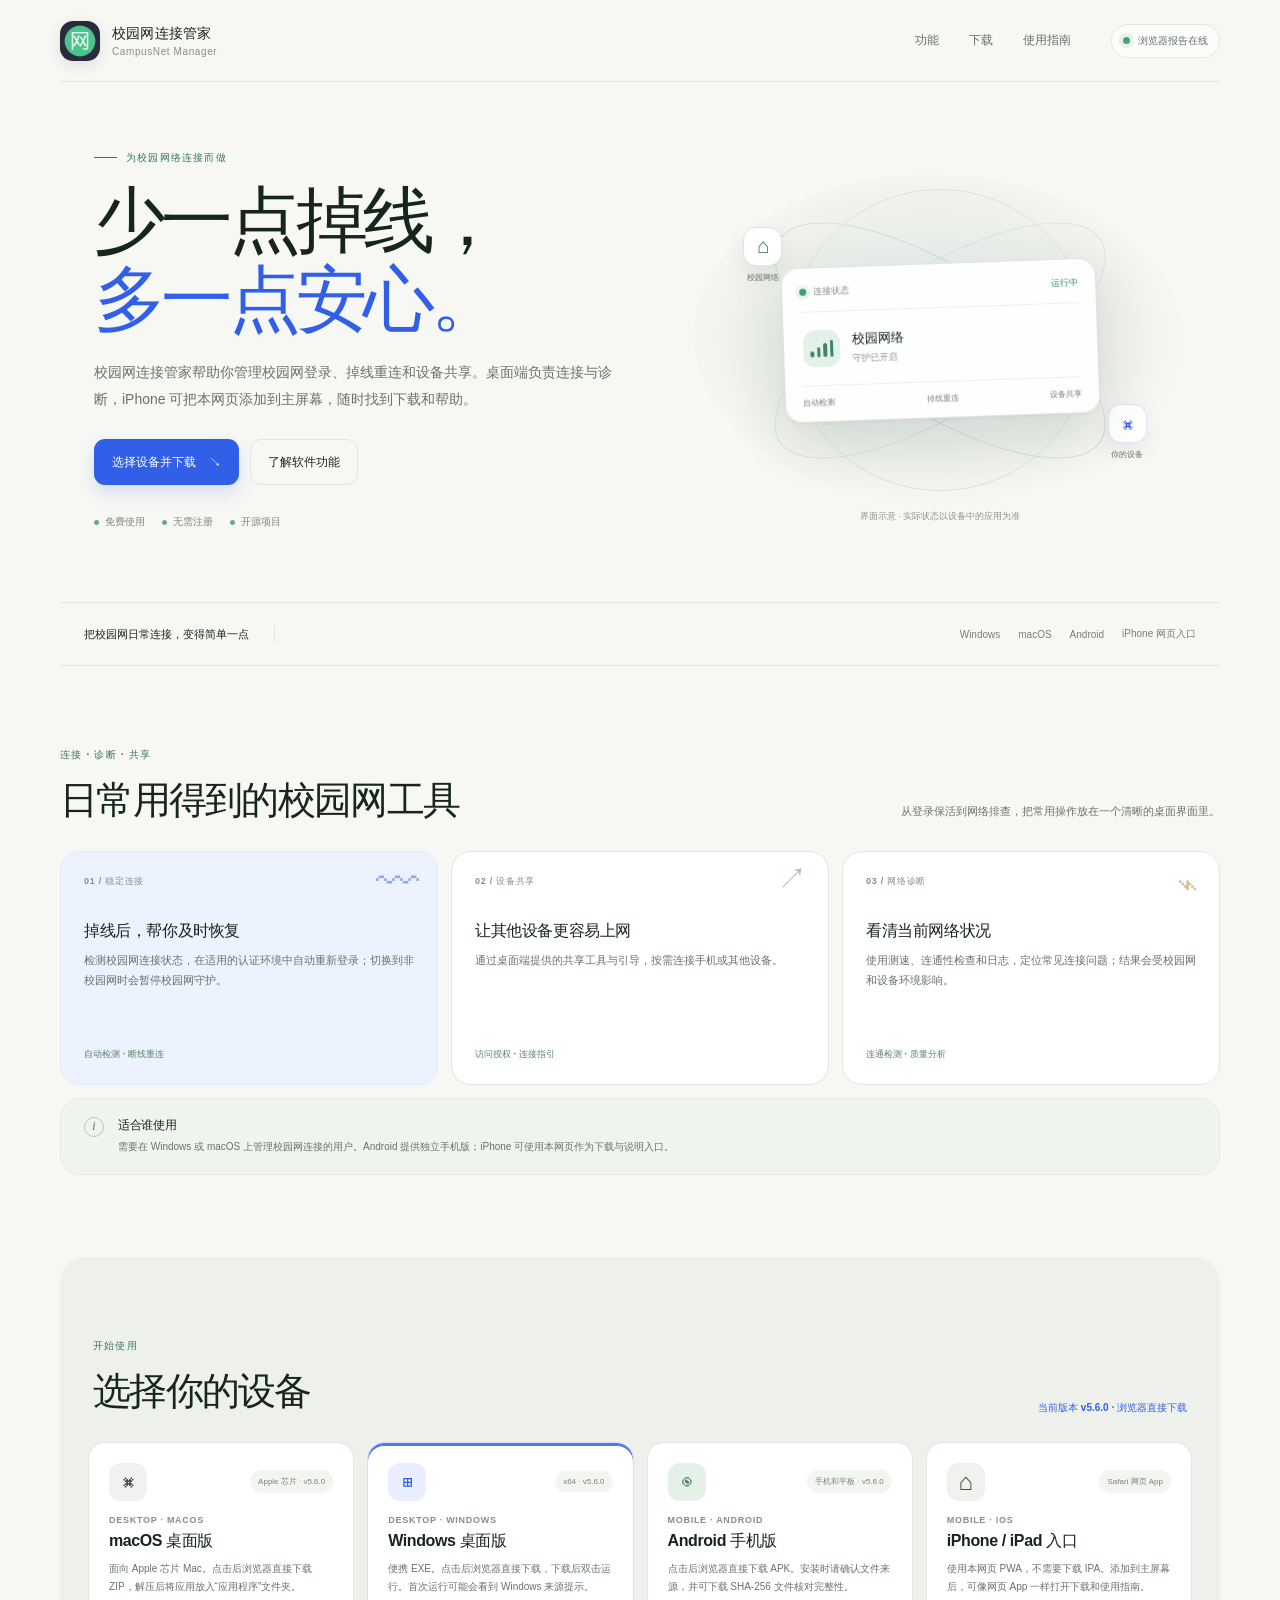
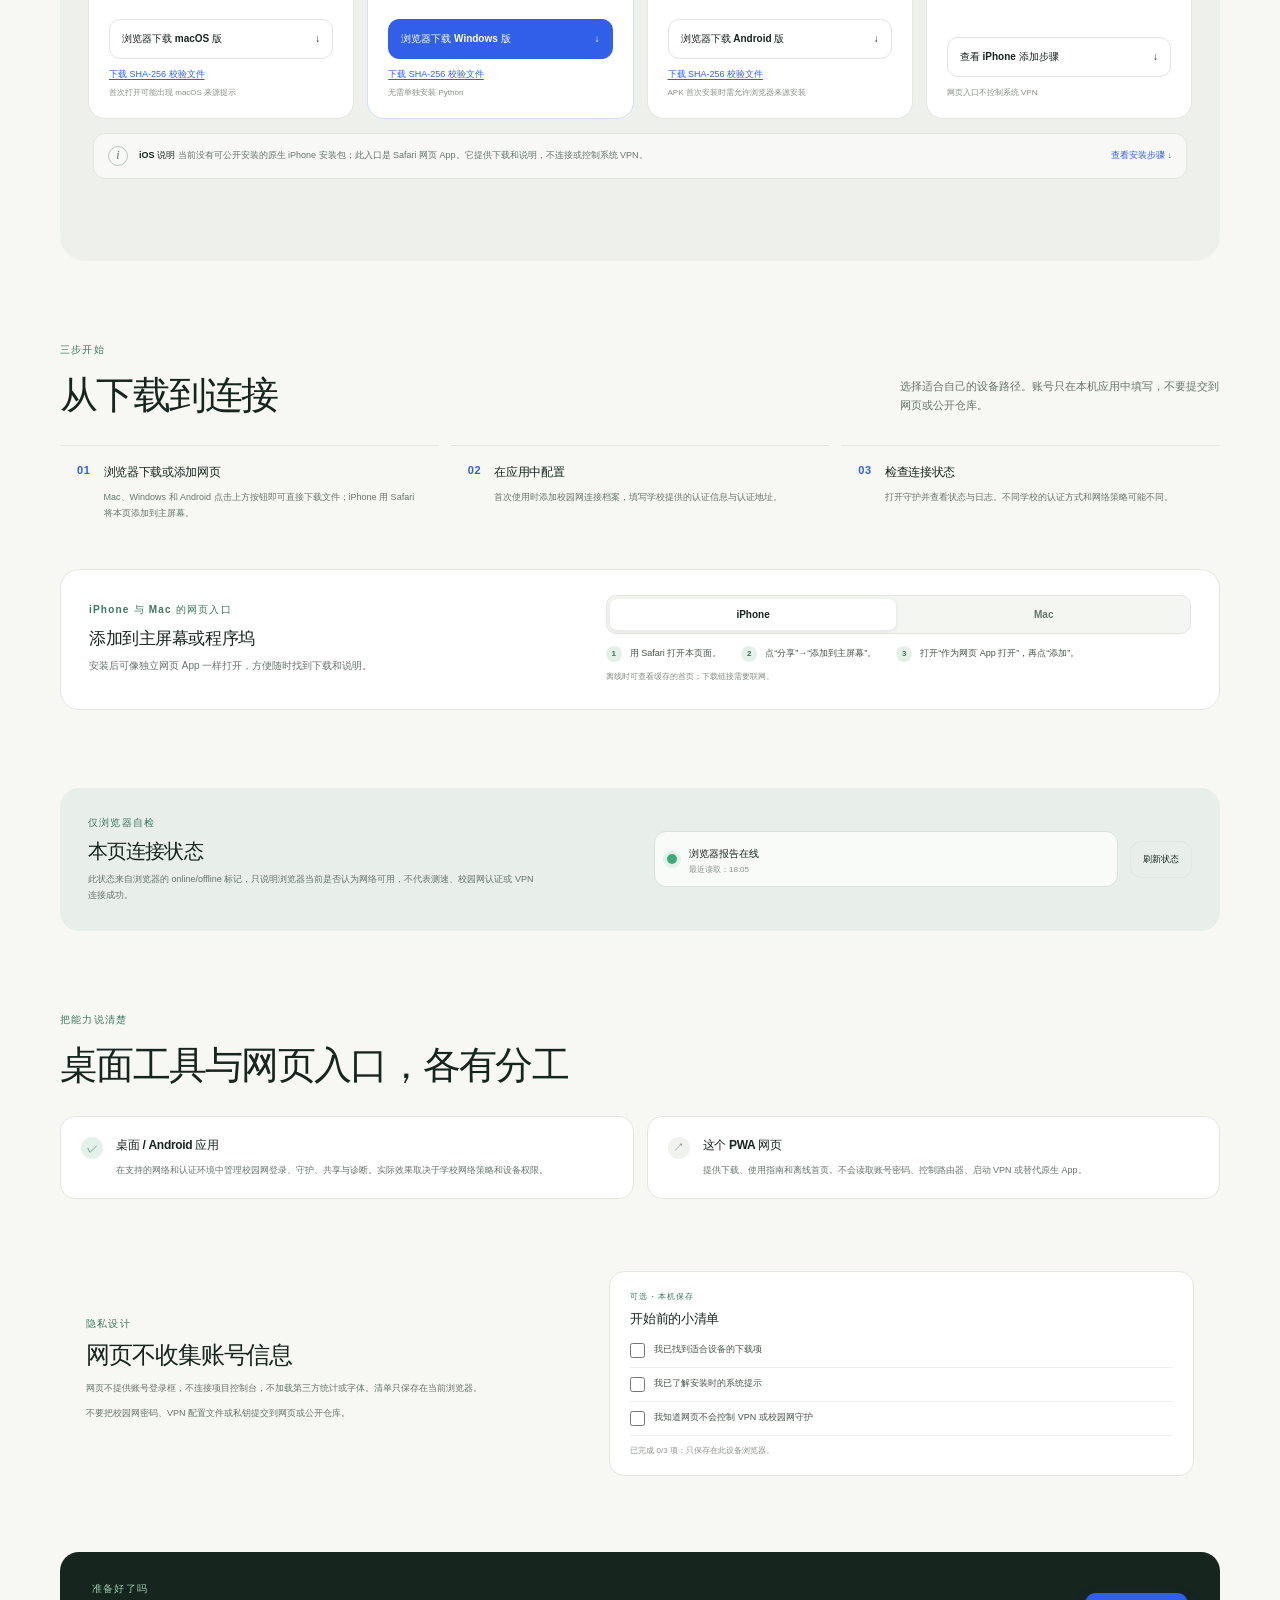
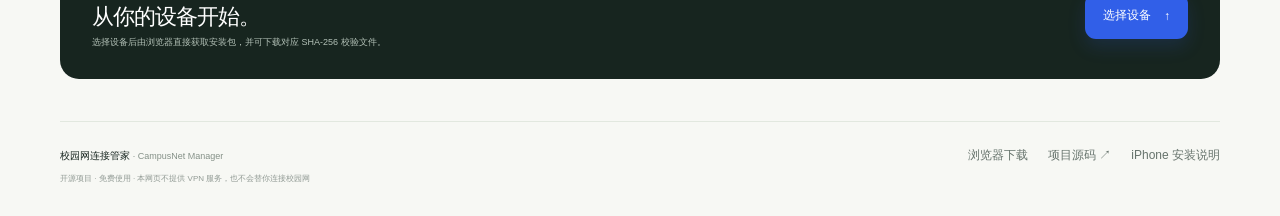
<file: pwa/index.html>
<!doctype html>
<html lang="zh-CN">
  <head>
    <meta charset="utf-8">
    <meta name="viewport" content="width=device-width, initial-scale=1, viewport-fit=cover">
    <meta name="theme-color" content="#f7f8f4">
    <meta name="apple-mobile-web-app-capable" content="yes">
    <meta name="apple-mobile-web-app-title" content="校园网管家">
    <meta name="apple-mobile-web-app-status-bar-style" content="default">
    <meta name="description" content="校园网连接管家：macOS、Windows 和 Android 浏览器直下载；iPhone 提供 Safari 网页 App 安装入口。">
    <meta property="og:type" content="website">
    <meta property="og:title" content="校园网连接管家 · 连接更省心">
    <meta property="og:description" content="校园网连接、设备共享与网络诊断工具。查看功能介绍，选择设备并获取最新版本。">
    <meta name="referrer" content="no-referrer">
    <meta http-equiv="Content-Security-Policy" content="default-src 'self'; img-src 'self'; style-src 'self'; script-src 'self'; connect-src 'self'; manifest-src 'self'; worker-src 'self'; base-uri 'none'; form-action 'none'; frame-ancestors 'none'">
    <link rel="manifest" href="./manifest.webmanifest">
    <link rel="icon" href="./icons/campusnet-192.png" type="image/png">
    <link rel="apple-touch-icon" href="./icons/campusnet-192.png">
    <link rel="stylesheet" href="./styles.css">
    <title>校园网连接管家 · 连接更省心</title>
  </head>
  <body>
    <a class="skip-link" href="#main">跳到主要内容</a>
    <header class="topbar">
      <a class="brand" href="./" aria-label="校园网连接管家首页">
        <img src="./icons/campusnet-192.png" width="40" height="40" alt="">
        <span><strong>校园网连接管家</strong><small>CampusNet Manager</small></span>
      </a>
      <nav class="top-links" aria-label="主要导航">
        <a href="#features">功能</a>
        <a href="#downloads">下载</a>
        <a href="#guide">使用指南</a>
      </nav>
      <span class="online-badge" id="browser-status" role="status" aria-live="polite">
        <span class="status-dot" aria-hidden="true"></span><span id="browser-status-text">读取浏览器状态…</span>
      </span>
    </header>

    <main id="main">
      <section class="hero">
        <div class="hero-copy">
          <p class="eyebrow"><span class="eyebrow-line"></span>为校园网络连接而做</p>
          <h1>少一点掉线，<br><span>多一点安心。</span></h1>
          <p class="hero-lede">校园网连接管家帮助你管理校园网登录、掉线重连和设备共享。桌面端负责连接与诊断，iPhone 可把本网页添加到主屏幕，随时找到下载和帮助。</p>
          <div class="hero-actions">
            <a class="button button-primary" href="#downloads">选择设备并下载 <span aria-hidden="true">↘</span></a>
            <a class="button button-secondary" href="#features">了解软件功能</a>
          </div>
          <div class="hero-meta"><span><i aria-hidden="true"></i>免费使用</span><span><i aria-hidden="true"></i>无需注册</span><span><i aria-hidden="true"></i>开源项目</span></div>
        </div>
        <div class="hero-visual" aria-label="校园网连接状态示意图">
          <div class="visual-orbit orbit-one"></div><div class="visual-orbit orbit-two"></div>
          <div class="visual-node node-campus"><span class="node-icon">⌂</span><small>校园网络</small></div>
          <div class="visual-node node-device"><span class="node-icon">⌘</span><small>你的设备</small></div>
          <div class="visual-link"><span></span><span></span><span></span></div>
          <div class="visual-card">
            <div class="visual-card-top"><span class="live-indicator"></span><span>连接状态</span><b>运行中</b></div>
            <div class="visual-card-main"><div class="signal-mark"><span></span><span></span><span></span><span></span></div><div><strong>校园网络</strong><small>守护已开启</small></div></div>
            <div class="visual-card-bottom"><span>自动检测</span><span>掉线重连</span><span>设备共享</span></div>
          </div>
          <p class="visual-caption">界面示意 · 实际状态以设备中的应用为准</p>
        </div>
      </section>

      <section class="trust-strip" aria-label="项目特点">
        <span>把校园网日常连接，变得简单一点</span><span class="trust-divider"></span><span>Windows</span><span>macOS</span><span>Android</span><span>iPhone 网页入口</span>
      </section>

      <section class="section features-section" id="features" aria-labelledby="features-title">
        <div class="section-heading">
          <div><p class="eyebrow">连接 · 诊断 · 共享</p><h2 id="features-title">日常用得到的校园网工具</h2></div>
          <p class="section-intro">从登录保活到网络排查，把常用操作放在一个清晰的桌面界面里。</p>
        </div>
        <div class="feature-grid">
          <article class="feature-card feature-main">
            <span class="feature-number">01 / 稳定连接</span><span class="feature-symbol symbol-wave" aria-hidden="true">〰</span>
            <h3>掉线后，帮你及时恢复</h3><p>检测校园网连接状态，在适用的认证环境中自动重新登录；切换到非校园网时会暂停校园网守护。</p>
            <span class="feature-foot">自动检测 · 断线重连</span>
          </article>
          <article class="feature-card">
            <span class="feature-number">02 / 设备共享</span><span class="feature-symbol symbol-share" aria-hidden="true">↗</span>
            <h3>让其他设备更容易上网</h3><p>通过桌面端提供的共享工具与引导，按需连接手机或其他设备。</p>
            <span class="feature-foot">访问授权 · 连接指引</span>
          </article>
          <article class="feature-card">
            <span class="feature-number">03 / 网络诊断</span><span class="feature-symbol symbol-pulse" aria-hidden="true">⌁</span>
            <h3>看清当前网络状况</h3><p>使用测速、连通性检查和日志，定位常见连接问题；结果会受校园网和设备环境影响。</p>
            <span class="feature-foot">连通检测 · 质量分析</span>
          </article>
          <article class="feature-card feature-note">
            <span class="note-mark" aria-hidden="true">i</span><div><h3>适合谁使用</h3><p>需要在 Windows 或 macOS 上管理校园网连接的用户。Android 提供独立手机版；iPhone 可使用本网页作为下载与说明入口。</p></div>
          </article>
        </div>
      </section>

      <section class="download-section" id="downloads" aria-labelledby="downloads-title">
        <div class="section-heading download-heading">
          <div><p class="eyebrow">开始使用</p><h2 id="downloads-title">选择你的设备</h2></div>
          <span class="text-link download-version">当前版本 v5.6.0 · 浏览器直接下载</span>
        </div>
        <div class="download-grid">
          <article class="download-card">
            <div class="platform-heading"><span class="platform-icon mac-icon" aria-hidden="true">⌘</span><span class="platform-tag">Apple 芯片 · v5.6.0</span></div>
            <p class="card-kicker">DESKTOP · MACOS</p><h3>macOS 桌面版</h3>
            <p>面向 Apple 芯片 Mac。点击后浏览器直接下载 ZIP，解压后将应用放入“应用程序”文件夹。</p>
            <a class="button button-card" href="https://github.com/CampusNetTools/campus-net-manager/releases/latest/download/CampusNetManager-macOS-arm64-v5.6.0.zip">浏览器下载 macOS 版 <span aria-hidden="true">↓</span></a>
            <a class="checksum-link" href="https://github.com/CampusNetTools/campus-net-manager/releases/latest/download/CampusNetManager-macOS-arm64-v5.6.0.zip.sha256">下载 SHA-256 校验文件</a>
            <span class="download-foot">首次打开可能出现 macOS 来源提示</span>
          </article>
          <article class="download-card download-featured">
            <div class="platform-heading"><span class="platform-icon windows-icon" aria-hidden="true">⊞</span><span class="platform-tag">x64 · v5.6.0</span></div>
            <p class="card-kicker">DESKTOP · WINDOWS</p><h3>Windows 桌面版</h3>
            <p>便携 EXE。点击后浏览器直接下载，下载后双击运行。首次运行可能会看到 Windows 来源提示。</p>
            <a class="button button-card" href="https://github.com/CampusNetTools/campus-net-manager/releases/latest/download/CampusNetManager-v5.6.0-win64.exe">浏览器下载 Windows 版 <span aria-hidden="true">↓</span></a>
            <a class="checksum-link" href="https://github.com/CampusNetTools/campus-net-manager/releases/latest/download/CampusNetManager-v5.6.0-win64.exe.sha256">下载 SHA-256 校验文件</a>
            <span class="download-foot">无需单独安装 Python</span>
          </article>
          <article class="download-card">
            <div class="platform-heading"><span class="platform-icon android-icon" aria-hidden="true">◉</span><span class="platform-tag">手机和平板 · v5.6.0</span></div>
            <p class="card-kicker">MOBILE · ANDROID</p><h3>Android 手机版</h3>
            <p>点击后浏览器直接下载 APK。安装时请确认文件来源，并可下载 SHA-256 文件核对完整性。</p>
            <a class="button button-card" href="https://github.com/CampusNetTools/campus-net-manager/releases/latest/download/CampusNetManager-Android-5.6.0.apk">浏览器下载 Android 版 <span aria-hidden="true">↓</span></a>
            <a class="checksum-link" href="https://github.com/CampusNetTools/campus-net-manager/releases/latest/download/CampusNetManager-Android-5.6.0.apk.sha256">下载 SHA-256 校验文件</a>
            <span class="download-foot">APK 首次安装时需允许浏览器来源安装</span>
          </article>
          <article class="download-card ios-download-card">
            <div class="platform-heading"><span class="platform-icon ios-icon" aria-hidden="true">⌂</span><span class="platform-tag">Safari 网页 App</span></div>
            <p class="card-kicker">MOBILE · IOS</p><h3>iPhone / iPad 入口</h3>
            <p>使用本网页 PWA，不需要下载 IPA。添加到主屏幕后，可像网页 App 一样打开下载和使用指南。</p>
            <a class="button button-card" href="#guide">查看 iPhone 添加步骤 <span aria-hidden="true">↓</span></a>
            <span class="download-foot">网页入口不控制系统 VPN</span>
          </article>
        </div>
        <div class="download-note"><span class="note-mark" aria-hidden="true">i</span><p><strong>iOS 说明</strong> 当前没有可公开安装的原生 iPhone 安装包；此入口是 Safari 网页 App。它提供下载和说明，不连接或控制系统 VPN。</p><a href="#guide">查看安装步骤 ↓</a></div>
      </section>

      <section class="section guide-section" id="guide" aria-labelledby="guide-title">
        <div class="section-heading">
          <div><p class="eyebrow">三步开始</p><h2 id="guide-title">从下载到连接</h2></div>
          <p class="section-intro">选择适合自己的设备路径。账号只在本机应用中填写，不要提交到网页或公开仓库。</p>
        </div>
        <div class="guide-grid">
          <article class="guide-card"><span class="guide-step">01</span><div><h3>浏览器下载或添加网页</h3><p>Mac、Windows 和 Android 点击上方按钮即可直接下载文件；iPhone 用 Safari 将本页添加到主屏幕。</p></div></article>
          <article class="guide-card"><span class="guide-step">02</span><div><h3>在应用中配置</h3><p>首次使用时添加校园网连接档案，填写学校提供的认证信息与认证地址。</p></div></article>
          <article class="guide-card"><span class="guide-step">03</span><div><h3>检查连接状态</h3><p>打开守护并查看状态与日志。不同学校的认证方式和网络策略可能不同。</p></div></article>
        </div>
        <div class="install-panel panel">
          <div class="install-copy"><p class="eyebrow">iPhone 与 Mac 的网页入口</p><h3>添加到主屏幕或程序坞</h3><p>安装后可像独立网页 App 一样打开，方便随时找到下载和说明。</p></div>
          <div class="install-instructions">
            <div class="device-tabs" role="tablist" aria-label="选择设备">
              <button class="device-tab is-active" id="tab-iphone" type="button" role="tab" aria-selected="true" aria-controls="steps-iphone" data-device="iphone">iPhone</button>
              <button class="device-tab" id="tab-mac" type="button" role="tab" aria-selected="false" aria-controls="steps-mac" data-device="mac">Mac</button>
            </div>
            <div id="steps-iphone" class="steps" role="tabpanel" aria-labelledby="tab-iphone" data-panel="iphone">
              <ol><li>用 Safari 打开本页面。</li><li>点“分享”→“添加到主屏幕”。</li><li>打开“作为网页 App 打开”，再点“添加”。</li></ol>
              <p class="step-note">离线时可查看缓存的首页；下载链接需要联网。</p>
            </div>
            <div id="steps-mac" class="steps" role="tabpanel" aria-labelledby="tab-mac" data-panel="mac" hidden>
              <ol><li>用 Safari 打开本页面。</li><li>菜单栏选择“文件 → 添加到程序坞”。</li><li>从程序坞或 Spotlight 启动。</li></ol>
              <p class="step-note">Safari 网页 App 需要 macOS Sonoma 14 或更新版本。</p>
            </div>
          </div>
        </div>
      </section>

      <section class="status-section" aria-labelledby="status-title">
        <div class="status-copy"><p class="eyebrow">仅浏览器自检</p><h2 id="status-title">本页连接状态</h2><p>此状态来自浏览器的 online/offline 标记，只说明浏览器当前是否认为网络可用，不代表测速、校园网认证或 VPN 连接成功。</p></div>
        <div class="status-box"><div class="status-line"><span class="status-large-dot" id="status-dot" aria-hidden="true"></span><div><strong id="status-heading">正在读取…</strong><p id="status-detail">此信息由浏览器提供。</p></div></div><button class="button button-secondary refresh-button" id="refresh-status" type="button">刷新状态</button></div>
      </section>

      <section class="section boundaries-section" aria-labelledby="boundaries-title">
        <div class="section-heading"><div><p class="eyebrow">把能力说清楚</p><h2 id="boundaries-title">桌面工具与网页入口，各有分工</h2></div></div>
        <div class="boundary-grid">
          <article class="boundary-card"><span class="boundary-icon">✓</span><div><h3>桌面 / Android 应用</h3><p>在支持的网络和认证环境中管理校园网登录、守护、共享与诊断。实际效果取决于学校网络策略和设备权限。</p></div></article>
          <article class="boundary-card"><span class="boundary-icon boundary-muted">↗</span><div><h3>这个 PWA 网页</h3><p>提供下载、使用指南和离线首页。不会读取账号密码、控制路由器、启动 VPN 或替代原生 App。</p></div></article>
        </div>
      </section>

      <section class="utility-grid" aria-label="隐私与使用清单">
        <div class="utility-copy"><p class="eyebrow">隐私设计</p><h2>网页不收集账号信息</h2><p>网页不提供账号登录框，不连接项目控制台，不加载第三方统计或字体。清单只保存在当前浏览器。</p><p class="privacy-reminder">不要把校园网密码、VPN 配置文件或私钥提交到网页或公开仓库。</p></div>
        <div class="checklist-panel">
          <p class="eyebrow">可选 · 本机保存</p><h3>开始前的小清单</h3>
          <label class="check-row"><input type="checkbox" data-check="downloaded"><span>我已找到适合设备的下载项</span></label>
          <label class="check-row"><input type="checkbox" data-check="installed"><span>我已了解安装时的系统提示</span></label>
          <label class="check-row"><input type="checkbox" data-check="understood"><span>我知道网页不会控制 VPN 或校园网守护</span></label>
          <p class="checklist-status" id="checklist-status" aria-live="polite">清单状态只保存在此设备。</p>
        </div>
      </section>

      <section class="closing-cta" aria-labelledby="closing-title"><div><p class="eyebrow">准备好了吗</p><h2 id="closing-title">从你的设备开始。</h2><p>选择设备后由浏览器直接获取安装包，并可下载对应 SHA-256 校验文件。</p></div><a class="button button-primary" href="#downloads">选择设备 <span aria-hidden="true">↑</span></a></section>
    </main>

    <footer class="footer">
      <a class="footer-brand" href="./">校园网连接管家 <span>· CampusNet Manager</span></a>
      <nav aria-label="项目链接"><a href="#downloads">浏览器下载</a><a href="https://github.com/CampusNetTools/campus-net-manager" target="_blank" rel="noopener noreferrer">项目源码 ↗</a><a href="#guide">iPhone 安装说明</a></nav>
      <p>开源项目 · 免费使用 · 本网页不提供 VPN 服务，也不会替你连接校园网</p>
    </footer>
    <script src="./app.js" defer></script>
  </body>
</html>
</file>
<file: pwa/styles.css>
:root {
  color-scheme: light;
  --bg: #f7f8f4;
  --paper: #fff;
  --ink: #17251f;
  --muted: #66736c;
  --line: #e2e8df;
  --blue: #315fe8;
  --blue-deep: #2449bf;
  --green: #3b765e;
  --mint: #e4f1e9;
  --soft-blue: #e9efff;
  --radius: 20px;
  font-family: -apple-system, BlinkMacSystemFont, "SF Pro Text", "PingFang SC", "Microsoft YaHei", sans-serif;
  font-synthesis: none;
  text-rendering: optimizeLegibility;
}

* { box-sizing: border-box; }
html { scroll-behavior: smooth; scroll-padding-top: 92px; }
body { margin: 0; min-width: 320px; background: var(--bg); color: var(--ink); }
a { color: inherit; }
button, input { font: inherit; }
button:focus-visible, a:focus-visible, input:focus-visible { outline: 3px solid #f1aa4e; outline-offset: 4px; }
.skip-link { position: absolute; left: -9999px; top: 8px; z-index: 10; background: var(--ink); color: white; padding: 10px 14px; border-radius: 9px; }
.skip-link:focus { left: 12px; }
.topbar, main, .footer { width: min(1160px, calc(100% - 56px)); margin-inline: auto; }
.topbar { min-height: 82px; display: flex; align-items: center; justify-content: space-between; gap: 24px; border-bottom: 1px solid var(--line); }
.brand { display: inline-flex; align-items: center; gap: 12px; text-decoration: none; }
.brand img { border-radius: 13px; box-shadow: 0 4px 14px rgb(28 51 41 / 12%); }
.brand span { display: grid; gap: 3px; }
.brand strong { font-size: 14px; letter-spacing: .015em; }
.brand small { color: #849087; font-size: 10px; letter-spacing: .06em; }
.top-links { display: flex; gap: 30px; margin-left: auto; margin-right: 16px; }
.top-links a, .footer nav a { color: var(--muted); font-size: 12px; text-decoration: none; transition: color .18s ease; }
.top-links a:hover, .footer nav a:hover { color: var(--blue); }
.online-badge { display: inline-flex; align-items: center; gap: 8px; min-height: 34px; padding: 0 11px; border: 1px solid var(--line); border-radius: 99px; background: rgb(255 255 255 / 70%); color: var(--muted); font-size: 10px; white-space: nowrap; }
.status-dot, .live-indicator { width: 7px; height: 7px; display: inline-block; border-radius: 50%; background: #d59b3d; }
.online-badge.is-online .status-dot, .status-large-dot.is-online { background: #40a778; box-shadow: 0 0 0 4px rgb(64 167 120 / 12%); }
.online-badge.is-offline .status-dot, .status-large-dot.is-offline { background: #d76a68; box-shadow: 0 0 0 4px rgb(215 106 104 / 10%); }
main { padding-bottom: 42px; }
.hero { min-height: 520px; display: grid; grid-template-columns: 1fr .9fr; align-items: center; gap: 54px; padding: 58px 34px 62px; overflow: hidden; }
.hero-copy { max-width: 610px; position: relative; z-index: 1; }
.eyebrow { display: flex; align-items: center; gap: 9px; margin: 0 0 16px; color: var(--green); font-size: 10px; line-height: 1.4; letter-spacing: .12em; font-weight: 750; }
.eyebrow-line { width: 23px; height: 1px; background: var(--green); }
h1, h2, h3, p { margin-top: 0; }
h1 { margin-bottom: 20px; font-size: clamp(42px, 5.7vw, 72px); line-height: 1.1; letter-spacing: -.065em; font-weight: 760; }
h1 span { color: var(--blue); }
.hero-lede { max-width: 520px; margin-bottom: 26px; color: var(--muted); font-size: 14px; line-height: 1.95; }
.hero-actions { display: flex; flex-wrap: wrap; align-items: center; gap: 11px; }
.button { display: inline-flex; justify-content: center; align-items: center; gap: 13px; min-height: 46px; padding: 0 17px; border: 1px solid transparent; border-radius: 11px; font-size: 12px; font-weight: 700; text-decoration: none; cursor: pointer; transition: transform .18s ease, background .18s ease, box-shadow .18s ease; }
.button:hover { transform: translateY(-2px); }
.button-primary { background: var(--blue); color: white; box-shadow: 0 8px 18px rgb(49 95 232 / 16%); }
.button-primary:hover { background: var(--blue-deep); box-shadow: 0 10px 24px rgb(49 95 232 / 22%); }
.button-secondary { background: transparent; color: var(--ink); border-color: var(--line); }
.button-secondary:hover { background: #fff; }
.hero-meta { display: flex; flex-wrap: wrap; gap: 17px; margin-top: 30px; color: #7c8881; font-size: 10px; }
.hero-meta span { display: inline-flex; align-items: center; gap: 6px; }
.hero-meta i { width: 5px; height: 5px; border-radius: 50%; background: #6da78a; }
.hero-visual { min-height: 365px; position: relative; display: grid; place-items: center; isolation: isolate; }
.hero-visual::before { content: ""; position: absolute; inset: 16px 0; z-index: -2; border-radius: 48% 52% 48% 52%; background: radial-gradient(ellipse at 48% 48%, #e4ebfa 0, #ecf0e8 48%, transparent 72%); }
.hero-visual::after { content: ""; position: absolute; width: 300px; height: 300px; border: 1px solid #d9e2dc; border-radius: 50%; z-index: -1; }
.visual-orbit { position: absolute; width: 380px; height: 145px; border: 1px solid #d1ddd7; border-radius: 50%; }
.orbit-one { transform: rotate(32deg); }
.orbit-two { transform: rotate(-32deg); border-color: #d9dff0; }
.visual-node { position: absolute; z-index: 2; display: grid; justify-items: center; gap: 7px; color: #66746c; font-size: 9px; }
.node-campus { left: 10%; top: 19%; }
.node-device { right: 8%; bottom: 17%; }
.node-icon { display: grid; place-items: center; width: 39px; height: 39px; border: 1px solid #dce6de; border-radius: 13px; background: #fff; color: var(--green); font-size: 21px; box-shadow: 0 8px 20px rgb(36 65 51 / 8%); }
.node-device .node-icon { color: var(--blue); border-color: #dce4fb; }
.visual-link { position: absolute; width: 193px; display: flex; justify-content: space-between; align-items: center; transform: rotate(29deg) translateY(5px); }
.visual-link::before { content: ""; position: absolute; inset-inline: 3px; height: 1px; background: #91a99b; }
.visual-link span { width: 6px; height: 6px; z-index: 1; border-radius: 50%; background: #4c9c72; box-shadow: 0 0 0 4px #e4f1e9; }
.visual-card { width: min(315px, 82%); position: relative; z-index: 3; border: 1px solid rgb(220 228 222 / 90%); border-radius: 17px; background: rgb(255 255 255 / 92%); box-shadow: 0 20px 55px rgb(30 53 43 / 12%), 0 2px 5px rgb(30 53 43 / 4%); padding: 17px 17px 13px; transform: rotate(-2deg); backdrop-filter: blur(10px); }
.visual-card-top { display: flex; align-items: center; gap: 7px; padding-bottom: 13px; border-bottom: 1px solid #edf0ec; color: #7c8881; font-size: 9px; }
.visual-card-top b { margin-left: auto; color: #388261; font-size: 9px; font-weight: 650; }
.live-indicator { background: #3d9c70; box-shadow: 0 0 0 4px #e8f5ed; }
.visual-card-main { display: flex; align-items: center; gap: 12px; padding: 18px 2px; }
.visual-card-main > div:last-child { display: grid; gap: 4px; }
.visual-card-main strong { font-size: 13px; }
.visual-card-main small { color: #87918b; font-size: 9px; }
.signal-mark { width: 37px; height: 37px; display: flex; align-items: end; justify-content: center; gap: 3px; padding: 10px 7px; border-radius: 12px; background: var(--mint); }
.signal-mark span { width: 4px; border-radius: 3px; background: #438464; }
.signal-mark span:nth-child(1) { height: 6px; }.signal-mark span:nth-child(2) { height: 10px; }.signal-mark span:nth-child(3) { height: 14px; }.signal-mark span:nth-child(4) { height: 17px; }
.visual-card-bottom { display: flex; justify-content: space-between; padding-top: 11px; border-top: 1px solid #edf0ec; color: #758178; font-size: 8px; }
.visual-caption { position: absolute; bottom: 0; margin: 0; color: #8a958e; font-size: 9px; }
.trust-strip { min-height: 64px; display: flex; align-items: center; justify-content: space-between; gap: 18px; padding: 0 24px; border-block: 1px solid var(--line); color: #738078; font-size: 10px; }
.trust-strip > span:first-child { color: var(--ink); font-size: 11px; font-weight: 650; }
.trust-strip > span:not(:first-child):not(.trust-divider) { white-space: nowrap; }
.trust-divider { width: 1px; height: 18px; background: var(--line); margin-inline: 7px auto; }
.section, .download-section { padding-block: 82px; }
.section-heading { display: flex; align-items: end; justify-content: space-between; gap: 25px; margin-bottom: 27px; }
h2 { margin-bottom: 0; font-size: clamp(27px, 3.4vw, 38px); line-height: 1.2; letter-spacing: -.045em; font-weight: 730; }
h3 { margin-bottom: 8px; font-size: 17px; letter-spacing: -.025em; }
.section-intro { max-width: 320px; margin: 0 0 2px; color: var(--muted); font-size: 11px; line-height: 1.8; }
.feature-grid { display: grid; grid-template-columns: repeat(3, 1fr); gap: 13px; }
.feature-card { min-height: 234px; position: relative; display: flex; flex-direction: column; align-items: flex-start; overflow: hidden; padding: 23px; border: 1px solid var(--line); border-radius: var(--radius); background: var(--paper); }
.feature-main { background: #edf2ff; border-color: #e1e8fc; }
.feature-number, .card-kicker { color: #839087; font-size: 9px; letter-spacing: .08em; font-weight: 700; }
.feature-symbol { position: absolute; top: 9px; right: 18px; color: #c0cbee; font-size: 43px; line-height: 1; font-weight: 300; }
.feature-main .feature-symbol { color: #91a9f6; }
.symbol-share { top: 12px; right: 21px; font-size: 30px; color: #b0c4b7; }
.symbol-pulse { top: 10px; right: 20px; font-size: 39px; color: #d6bd92; }
.feature-card h3 { margin-top: 33px; font-size: 16px; }
.feature-card p { max-width: 330px; margin-bottom: 15px; color: var(--muted); font-size: 11px; line-height: 1.85; }
.feature-foot { margin-top: auto; color: #57846c; font-size: 9px; font-weight: 650; }
.feature-note { grid-column: 1 / -1; min-height: auto; flex-direction: row; align-items: flex-start; gap: 14px; padding-block: 18px; background: #f0f4ee; border-color: #e3eae0; }
.note-mark { width: 20px; height: 20px; flex: 0 0 auto; display: grid; place-items: center; border: 1px solid #b6c8b8; border-radius: 50%; color: #4c785e; font-family: Georgia, serif; font-size: 12px; font-style: italic; }
.feature-note h3 { margin: 0 0 4px; font-size: 12px; }
.feature-note p { max-width: none; margin: 0; font-size: 10px; }
.download-section { padding-inline: 28px; border-radius: 25px; background: #eef1eb; }
.download-heading { padding-inline: 5px; }
.text-link { color: var(--blue); font-size: 10px; font-weight: 650; text-decoration: none; }
.text-link:hover, .download-note a:hover { text-decoration: underline; }
.download-grid { display: grid; grid-template-columns: repeat(4, minmax(0, 1fr)); gap: 13px; }
.download-card { min-height: 277px; display: flex; flex-direction: column; align-items: flex-start; padding: 20px; border: 1px solid #e2e7e0; border-radius: 17px; background: var(--paper); transition: transform .2s ease, box-shadow .2s ease; }
.download-card:hover { transform: translateY(-3px); box-shadow: 0 12px 26px rgb(31 48 37 / 7%); }
.download-featured { border-color: #d2defe; box-shadow: inset 0 3px 0 #5578eb; }
.platform-heading { width: 100%; display: flex; align-items: center; justify-content: space-between; margin-bottom: 14px; }
.platform-icon { width: 38px; height: 38px; display: grid; place-items: center; border-radius: 12px; background: #f0f2f1; color: #343d39; font-size: 23px; }
.windows-icon { color: #315fe8; background: var(--soft-blue); font-size: 20px; }
.android-icon { color: #448362; background: var(--mint); font-size: 21px; }
.ios-icon { color: #3d4c43; background: #eff2ed; font-size: 24px; }
.platform-tag { padding: 6px 8px; border-radius: 20px; background: #f3f5f1; color: #78847c; font-size: 8px; }
.card-kicker { margin-bottom: 6px; }
.download-card h3 { margin-bottom: 8px; font-size: 16px; }
.download-card > p:not(.card-kicker) { margin-bottom: 17px; color: var(--muted); font-size: 10px; line-height: 1.8; }
.button-card { width: 100%; min-height: 40px; margin-top: auto; justify-content: space-between; padding-inline: 12px; border-color: #e0e6df; background: #fff; color: var(--ink); font-size: 10px; }
.button-card:hover { border-color: #bdcaee; background: #f8faff; }
.download-featured .button-card { border-color: var(--blue); background: var(--blue); color: #fff; }
.download-featured .button-card:hover { background: var(--blue-deep); }
.download-foot { margin-top: 10px; color: #859087; font-size: 8px; }
.checksum-link { margin-top: 9px; color: var(--blue); font-size: 9px; text-decoration: underline; text-underline-offset: 2px; }
.checksum-link + .download-foot { margin-top: 6px; }
.download-note { display: flex; align-items: center; gap: 11px; margin: 14px 5px 0; padding: 12px 14px; border: 1px solid #dde5dc; border-radius: 12px; background: rgb(255 255 255 / 60%); }
.download-note p { flex: 1; margin: 0; color: var(--muted); font-size: 9px; line-height: 1.7; }
.download-note strong { color: var(--ink); }
.download-note a { color: var(--blue); font-size: 9px; text-decoration: none; white-space: nowrap; }
.guide-section { padding-bottom: 78px; }
.guide-grid { display: grid; grid-template-columns: repeat(3, 1fr); gap: 12px; margin-bottom: 29px; }
.guide-card { display: flex; gap: 13px; padding: 18px 17px; border-top: 1px solid var(--line); }
.guide-step { color: var(--blue); font-size: 11px; font-weight: 750; letter-spacing: .06em; }
.guide-card h3 { font-size: 12px; }
.guide-card p { margin: 0; color: var(--muted); font-size: 9px; line-height: 1.8; }
.install-panel { display: grid; grid-template-columns: .9fr 1.1fr; align-items: center; gap: 38px; padding: 25px 28px; border: 1px solid var(--line); border-radius: 19px; background: #fff; }
.install-copy .eyebrow { margin-bottom: 10px; }
.install-copy h3 { margin-bottom: 7px; font-size: 17px; }
.install-copy > p:last-child { max-width: 320px; margin: 0; color: var(--muted); font-size: 10px; line-height: 1.8; }
.device-tabs { display: flex; gap: 4px; padding: 3px; margin-bottom: 12px; border: 1px solid var(--line); border-radius: 10px; background: #f4f6f2; }
.device-tab { flex: 1; min-height: 31px; border: 0; border-radius: 7px; background: transparent; color: var(--muted); font-size: 10px; font-weight: 700; cursor: pointer; }
.device-tab.is-active { background: #fff; color: var(--ink); box-shadow: 0 1px 4px rgb(22 40 29 / 10%); }
.steps ol { display: flex; flex-wrap: wrap; gap: 8px 20px; padding: 0; margin: 0; list-style: none; counter-reset: step; }
.steps li { position: relative; counter-increment: step; padding-left: 24px; color: #47554c; font-size: 9px; line-height: 1.7; }
.steps li::before { content: counter(step); position: absolute; left: 0; top: 0; display: grid; place-items: center; width: 16px; height: 16px; border-radius: 50%; background: var(--mint); color: #3b765e; font-size: 8px; font-weight: 800; }
.step-note { margin: 9px 0 0; color: #828d85; font-size: 8px; line-height: 1.7; }
.status-section { display: grid; grid-template-columns: 1fr 1fr; align-items: center; gap: 28px; padding: 28px; border-radius: 19px; background: #e8eee9; }
.status-copy .eyebrow { margin-bottom: 9px; }
.status-copy h2 { margin-bottom: 8px; font-size: 20px; }
.status-copy > p:last-child { max-width: 450px; margin: 0; color: var(--muted); font-size: 9px; line-height: 1.8; }
.status-box { display: grid; grid-template-columns: 1fr auto; align-items: center; gap: 12px; }
.status-line { display: flex; align-items: center; gap: 12px; min-height: 56px; padding: 10px 12px; border: 1px solid #d9e2da; border-radius: 12px; background: rgb(255 255 255 / 75%); }
.status-large-dot { width: 10px; height: 10px; flex: 0 0 auto; border-radius: 50%; background: #d59b3d; }
.status-line strong { font-size: 10px; }
.status-line p { margin: 3px 0 0; color: #87918b; font-size: 8px; }
.refresh-button { min-height: 37px; padding-inline: 12px; font-size: 9px; }
.boundaries-section { padding-bottom: 72px; }
.boundary-grid { display: grid; grid-template-columns: 1fr 1fr; gap: 13px; }
.boundary-card { display: flex; gap: 13px; padding: 20px; border: 1px solid var(--line); border-radius: 15px; background: #fff; }
.boundary-icon { width: 22px; height: 22px; flex: 0 0 auto; display: grid; place-items: center; border-radius: 50%; background: var(--mint); color: #3f7d5e; font-size: 11px; }
.boundary-muted { background: #f0f2ee; color: #78847c; }
.boundary-card h3 { font-size: 12px; }
.boundary-card p { margin: 0; color: var(--muted); font-size: 9px; line-height: 1.8; }
.utility-grid { display: grid; grid-template-columns: .9fr 1.1fr; align-items: center; gap: 45px; padding: 0 26px 76px; }
.utility-copy .eyebrow { margin-bottom: 10px; }
.utility-copy h2 { max-width: 380px; margin-bottom: 10px; font-size: 24px; }
.utility-copy > p:not(.eyebrow) { max-width: 440px; margin-bottom: 8px; color: var(--muted); font-size: 9px; line-height: 1.85; }
.utility-copy .privacy-reminder { color: #795f35; }
.checklist-panel { padding: 19px 20px; border: 1px solid var(--line); border-radius: 15px; background: #fff; }
.checklist-panel .eyebrow { margin-bottom: 8px; font-size: 8px; }
.checklist-panel h3 { margin-bottom: 6px; font-size: 13px; }
.check-row { display: flex; align-items: flex-start; gap: 9px; padding-block: 9px; border-bottom: 1px solid #edf0ec; color: #47554c; font-size: 9px; line-height: 1.5; cursor: pointer; }
.check-row input { flex: 0 0 auto; width: 15px; height: 15px; margin: 0; accent-color: #4f936e; }
.checklist-status { margin: 9px 0 0; color: #89938c; font-size: 8px; }
.closing-cta { display: flex; align-items: center; justify-content: space-between; gap: 25px; padding: 30px 32px; border-radius: 19px; background: #17251f; color: #fff; }
.closing-cta .eyebrow { color: #9bceae; margin-bottom: 8px; }
.closing-cta h2 { margin-bottom: 6px; font-size: 22px; }
.closing-cta p:last-child { margin: 0; color: #b3c1b7; font-size: 9px; }
.closing-cta .button { flex: 0 0 auto; }
.footer { display: grid; grid-template-columns: 1fr auto; align-items: center; gap: 9px 20px; padding-block: 25px 32px; border-top: 1px solid var(--line); }
.footer-brand { font-size: 10px; font-weight: 700; text-decoration: none; }
.footer-brand span { color: #849087; font-size: 9px; font-weight: 400; }
.footer nav { display: flex; gap: 20px; }
.footer p { grid-column: 1 / -1; margin: 0; color: #929b95; font-size: 8px; }

@media (max-width: 980px) {
  .topbar, main, .footer { width: min(100% - 36px, 700px); }
  .hero { min-height: 0; grid-template-columns: 1fr .78fr; gap: 18px; padding: 54px 7px 42px; }
  .hero-visual { min-height: 300px; transform: scale(.9); }
  .trust-strip { flex-wrap: wrap; justify-content: flex-start; padding-block: 15px; }
  .trust-divider { margin-left: auto; }
  .section, .download-section { padding-block: 60px; }
  .feature-grid, .download-grid { grid-template-columns: repeat(2, 1fr); }
  .feature-note { grid-column: 1 / -1; }
  .download-card { min-height: 258px; }
  .section-intro { max-width: 255px; }
  .install-panel { gap: 22px; padding: 22px; }
  .steps ol { display: grid; }
}

@media (max-width: 600px) {
  html { scroll-padding-top: 70px; }
  .topbar, main, .footer { width: min(100% - 32px, 480px); }
  .topbar { min-height: 68px; gap: 10px; }
  .brand { gap: 9px; }
  .brand img { width: 34px; height: 34px; }
  .brand strong { font-size: 12px; }
  .brand small { display: none; }
  .top-links { display: none; }
  .online-badge { min-height: 30px; padding-inline: 8px; font-size: 8px; }
  .hero { grid-template-columns: 1fr; gap: 0; padding: 46px 4px 35px; }
  .hero-copy { display: contents; }
  .hero-copy .eyebrow, .hero-copy h1, .hero-lede, .hero-actions, .hero-meta { grid-column: 1; }
  h1 { font-size: clamp(43px, 13vw, 62px); }
  .hero-lede { max-width: 440px; font-size: 12px; line-height: 1.9; }
  .hero-actions { align-items: stretch; }
  .hero-actions .button { flex: 1; padding-inline: 12px; font-size: 10px; }
  .hero-meta { margin-top: 20px; gap: 13px; font-size: 8px; }
  .hero-visual { width: 100%; min-height: 285px; margin-top: 11px; transform: none; }
  .hero-visual::after { width: 245px; height: 245px; }
  .visual-orbit { width: 300px; height: 120px; }
  .visual-card { width: min(290px, 78%); }
  .node-campus { left: 2%; top: 12%; }
  .node-device { right: 1%; bottom: 15%; }
  .trust-strip { gap: 10px 15px; font-size: 8px; }
  .trust-strip > span:first-child { flex-basis: 100%; font-size: 9px; }
  .trust-divider { display: none; }
  .section, .download-section { padding-block: 49px; }
  .section-heading { display: block; margin-bottom: 21px; }
  h2 { font-size: 28px; }
  .section-intro { max-width: none; margin-top: 10px; font-size: 10px; }
  .feature-grid, .download-grid, .guide-grid { grid-template-columns: 1fr; }
  .feature-card { min-height: 204px; }
  .feature-note { grid-column: auto; min-height: 0; }
  .download-section { padding-inline: 15px; margin-inline: -2px; border-radius: 18px; }
  .download-heading { display: flex; align-items: end; gap: 10px; }
  .download-heading .text-link { max-width: 95px; line-height: 1.6; text-align: right; }
  .download-card, .download-card:last-child { grid-column: auto; min-height: 246px; }
  .download-note { flex-wrap: wrap; align-items: flex-start; margin-inline: 0; }
  .download-note p { min-width: calc(100% - 40px); }
  .download-note a { margin-left: 31px; }
  .guide-grid { gap: 0; }
  .guide-card { padding: 14px 4px; }
  .install-panel { grid-template-columns: 1fr; gap: 19px; padding: 20px; }
  .install-copy > p:last-child { max-width: none; }
  .status-section { grid-template-columns: 1fr; gap: 17px; padding: 20px; }
  .status-box { grid-template-columns: 1fr auto; }
  .boundary-grid { grid-template-columns: 1fr; }
  .utility-grid { grid-template-columns: 1fr; gap: 17px; padding: 0 2px 49px; }
  .closing-cta { align-items: flex-start; flex-direction: column; padding: 25px 22px; }
  .closing-cta h2 { font-size: 21px; }
  .footer { grid-template-columns: 1fr; gap: 13px; }
  .footer nav { flex-wrap: wrap; gap: 13px; }
  .footer p { grid-column: auto; line-height: 1.7; }
}

@media (prefers-reduced-motion: reduce) {
  *, *::before, *::after { scroll-behavior: auto !important; transition-duration: .01ms !important; animation-duration: .01ms !important; }
}
</file>
